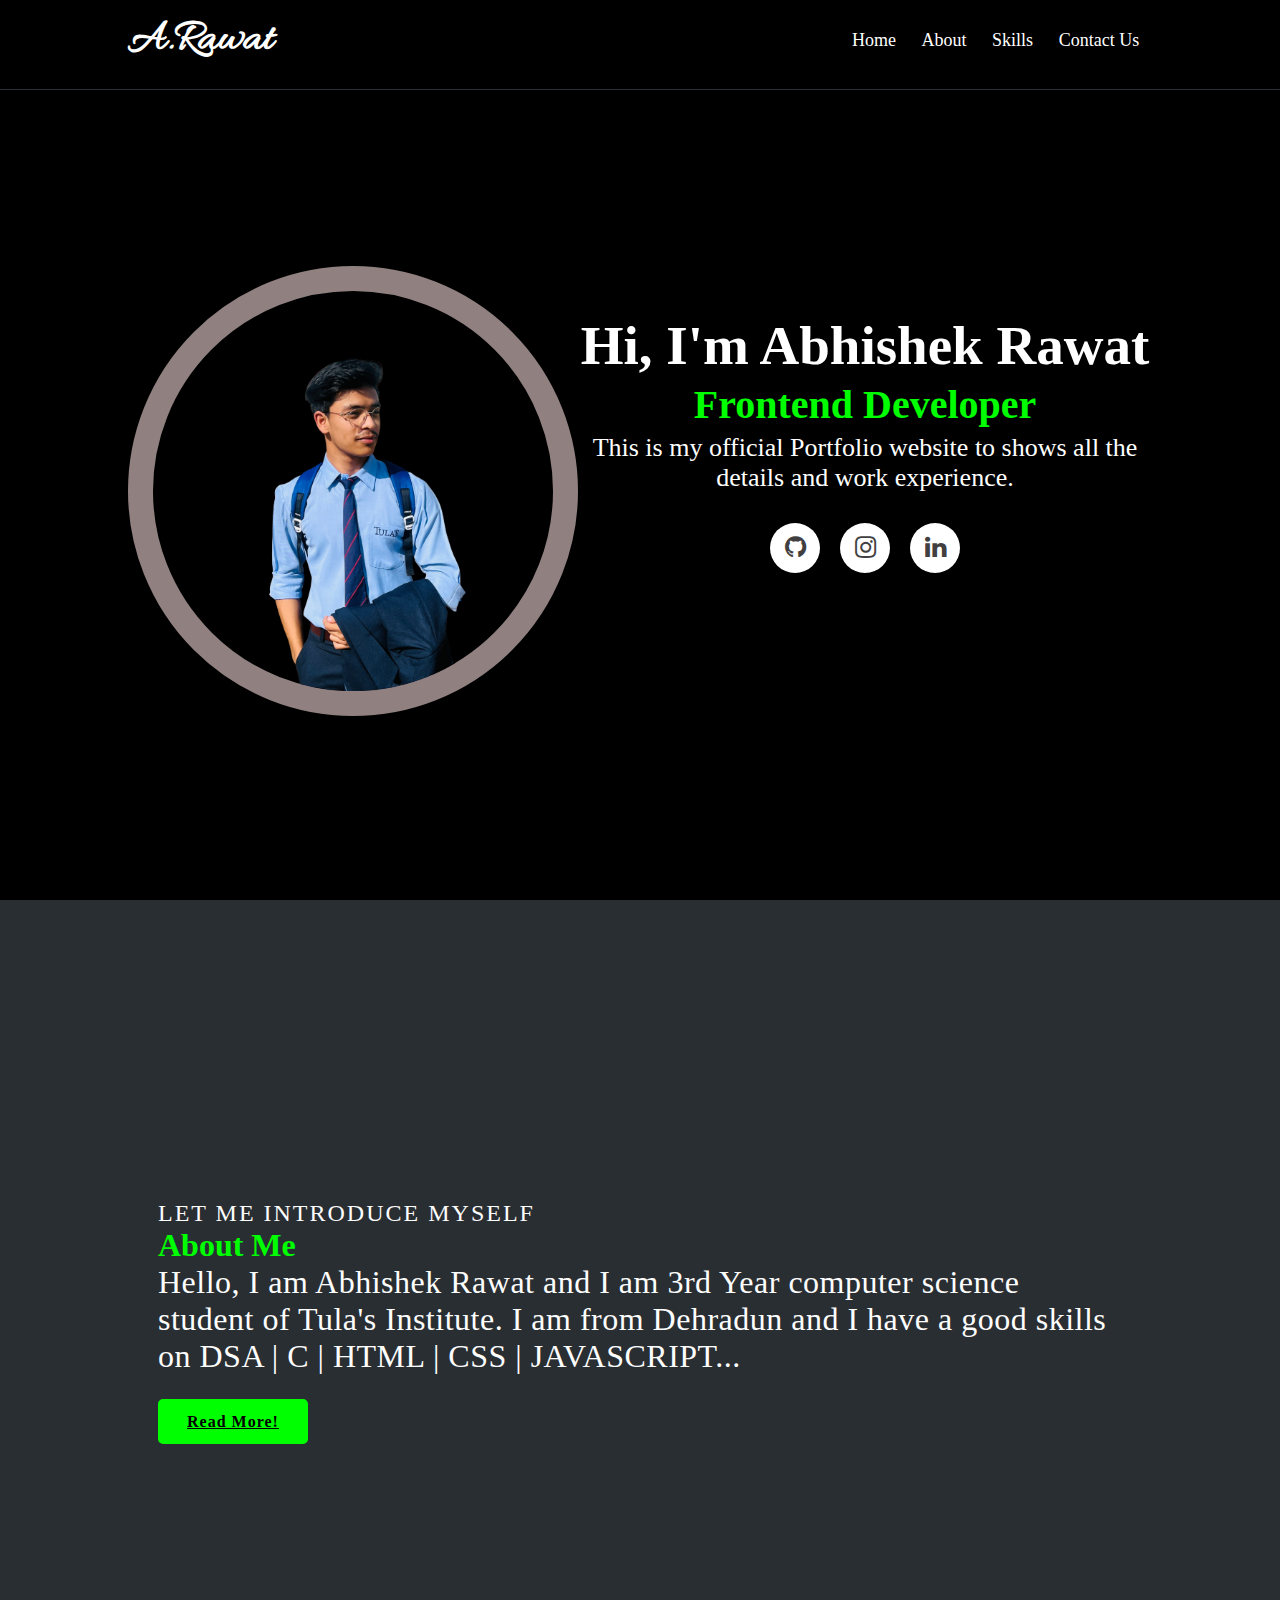
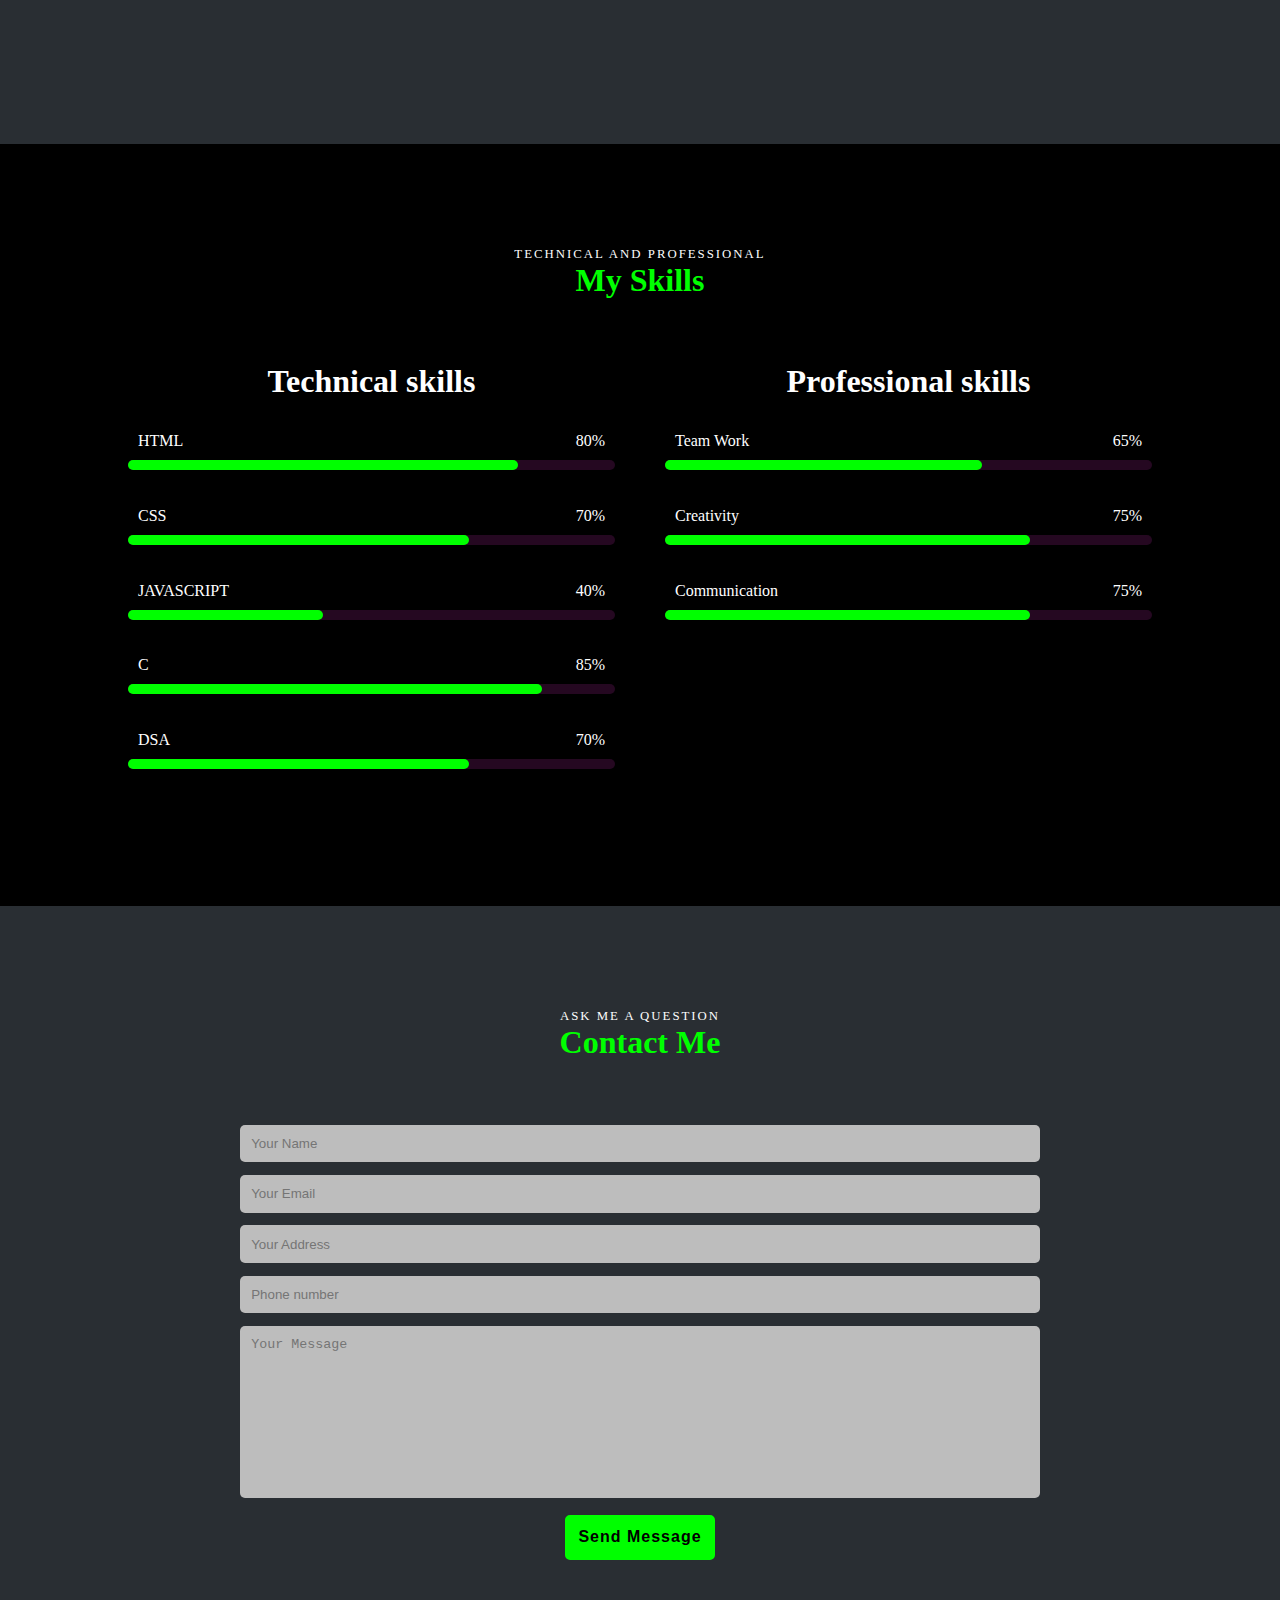
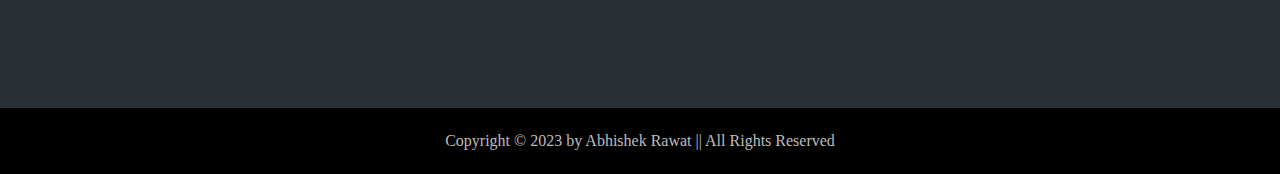
<file: Task-2 Portfolio Website/index.html>
<!DOCTYPE html>
<html lang="en">
<head>
    <meta charset="UTF-8">
    <meta name="viewport" content="width=device-width, initial-scale=1.0">
    <title>Portfolio Website</title>
    <link rel="stylesheet" href="style.css">
    <link rel="stylesheet" href="https://stackpath.bootstrapcdn.com/font-awesome/4.7.0/css/font-awesome.min.css">
</head>
<body>
    <header>
        <div class="head-section">
            <nav>
                <div class="logo">A.Rawat</div>
                <div class="nav-link">
                    <ul>
                        <li><a href="#home">Home</a></li>
                        <li><a href="#about">About</a></li>
                        <li><a href="#skills">Skills</a></li>
                        <li><a href="#contact">Contact Us</a></li>
                    </ul>
                </div>
            </nav>
        </div>
    </header>
    <section id="home" class="home">
        <div class="home-image">
            <img src="IMG_5684-fotor-20230710211930-removebg.png" alt="">
        </div>
        <div class="home-content">
            <h1>Hi, I'm Abhishek Rawat</h1>
            <h3>Frontend Developer</h3>
            <p>This is my official Portfolio website to shows all the details and work experience.</p>
          <div class="social-menu">
            <ul>
                <li><a href="https://github.com/abhirawat03"><i class="fa fa-github"></i></a></li>
                <li><a href="https://www.instagram.com/abhishek_rawat8076/"><i class="fa fa-instagram"></i></a></li>
                <li><a href="linkedin.com/in/abhishek-rawat-6a8b25237"><i class="fa fa-linkedin"></i></a></li>
            </ul>
          </div>
        </div>
    </section>
    <section id="about" class="about">
        <div class="about-content">
            <span>Let me Introduce myself</span>
            <h2>About Me</h2>
            <p>
              Hello, I am Abhishek Rawat and I am 3rd Year computer science student of
              Tula's Institute. I am from Dehradun and I have a good skills on DSA |
              C | HTML | CSS | JAVASCRIPT...
            </p>
            <div class="btn-box">
              <a href="#" class="btn">Read More!</a>
            </div>
          </div>
    </section>
    <section id="skills" class="skills">
        <div class="main-text">
          <span>Technical and Professional</span>
          <h2>My Skills</h2>
        </div>
        <div class="skill-main">
          <div class="skill-left">
            <h3>Technical skills</h3>
            <div class="skill-bar">
              <div class="info">
                <p>HTML</p>
                <p>80%</p>
              </div>
              <div class="bar">
                <span class="html"></span>
              </div>
            </div>
            <div class="skill-bar">
              <div class="info">
                <p>CSS</p>
                <p>70%</p>
              </div>
              <div class="bar">
                <span class="css"></span>
              </div>
            </div>
            <div class="skill-bar">
              <div class="info">
                <p>JAVASCRIPT</p>
                <p>40%</p>
              </div>
              <div class="bar">
                <span class="javascript"></span>
              </div>
            </div>
            <div class="skill-bar">
              <div class="info">
                <p>C</p>
                <p>85%</p>
              </div>
              <div class="bar">
                <span class="c"></span>
              </div>
            </div>
            <div class="skill-bar">
              <div class="info">
                <p>DSA</p>
                <p>70%</p>
              </div>
              <div class="bar">
                <span class="dsa"></span>
              </div>
            </div>
          </div>
          <div class="skill-right">
            <h3>Professional skills</h3>
            <div class="skill-bar">
              <div class="info">
                <p>Team Work</p>
                <p>65%</p>
              </div>
              <div class="bar">
                <span class="team-work"></span>
              </div>
            </div>
            <div class="skill-bar">
              <div class="info">
                <p>Creativity</p>
                <p>75%</p>
              </div>
              <div class="bar">
                <span class="creativity"></span>
              </div>
            </div>
            <div class="skill-bar">
              <div class="info">
                <p>Communication</p>
                <p>75%</p>
              </div>
              <div class="bar">
                <span class="communication"></span>
              </div>
            </div>
          </div>
        </div>
      </section>
      <section id="contact" class="contact">
        <div class="main-text">
          <span>ask me a question</span>
          <h2>Contact Me</h2>
        </div>
        <form action="#" name="submit-to-google-sheet">
          <input type="text" name="Name" placeholder="Your Name" required />
          <input type="text" name="Email" placeholder="Your Email" required />
          <input type="text" name="Address" placeholder="Your Address" required />
          <input
            type="number"
            name="Phone Number"
            placeholder="Phone number"
            required
          />
          <textarea
            name="Message"
            id=""
            cols="30"
            rows="10"
            placeholder="Your Message"
          ></textarea>
          <div class="btn-box formbtn">
            <button type="submit" class="btn">Send Message</button>
          </div>
        </form>
        <span id="msg"></span>
      </section>
    <footer>
        <p>Copyright &copy; 2023 by Abhishek Rawat || All Rights Reserved</p>
    </footer>
</body>
</html>
</file>
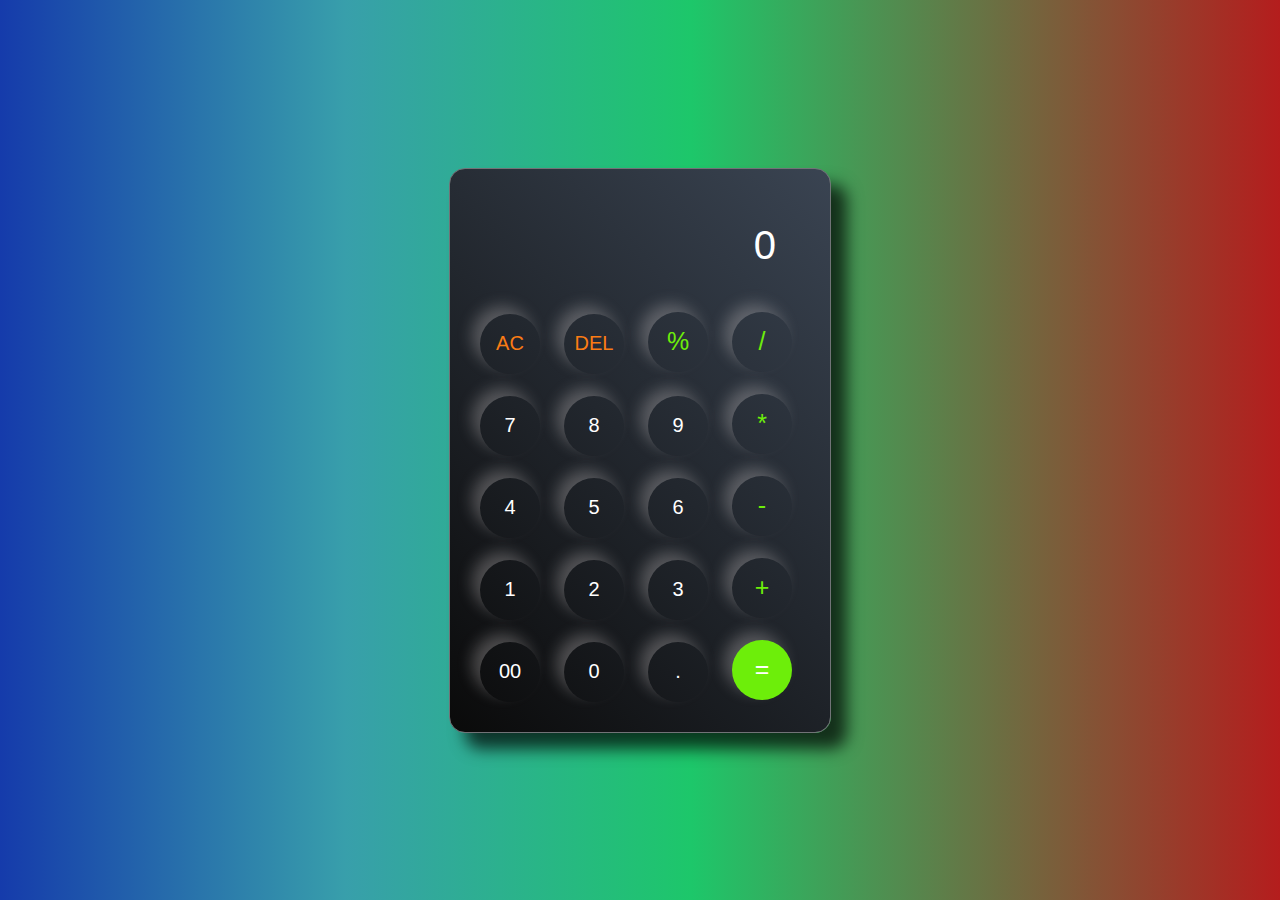
<file: Task-3 Calculator/index.html>
<!DOCTYPE html>
<html lang="en">
<head>
    <meta charset="UTF-8">
    <meta name="viewport" content="width=device-width, initial-scale=1.0">
    <title>Calculator</title>
    <link rel="stylesheet" href="style.css">
</head>
<body>
    <div class="container">
        <input type="text" placeholder="0" id="inputBox">
        <div>
            <button class="button clear">AC</button>
            <button class="button clear">DEL</button>
            <button class="button operator">%</button>
            <button class="button operator">/</button>
        </div>
        <div>
            <button class="button">7</button>
            <button class="button">8</button>
            <button class="button">9</button>
            <button class="button operator">*</button>
        </div>
        <div>
            <button class="button">4</button>
            <button class="button">5</button>
            <button class="button">6</button>
            <button class="button operator">-</button>
        </div>
        <div>
            <button class="button">1</button>
            <button class="button">2</button>
            <button class="button">3</button>
            <button class="button operator">+</button>
        </div>
        <div>
            <button class="button">00</button>
            <button class="button">0</button>
            <button class="button">.</button>
            <button class="button equal">=</button>
        </div>
    </div>
    <script src="script.js"></script>
</body>
</html>
</file>
<file: Task-2 Portfolio Website/style.css>
@import url('https://fonts.googleapis.com/css2?family=Allura&display=swap');
*{
    margin: 0px;
    padding: 0px;
    box-sizing: border-box;
    scroll-behavior: smooth;
}
:root {
    --text-color: #f5f5f5;
    --hover-color: #2ee16d;
    --bg-color: #250821;
    --secon-bg-color: #292e33;
    --big-font: 2.5rem;
    --norma-font: 2rem;
    --neon-box-shadow: 0 0 .5rem #2ee16d;
    --h2-font: 3rem;
}
::-webkit-scrollbar {
    height: 0;
    width: .5rem;
}

::-webkit-scrollbar-track {
    background: var(--secon-bg-color);
}

::-webkit-scrollbar-thumb {
    background: #00FF00;
    border-radius: 5rem;
}
body{
    background-color: rgb(0, 0, 0);
    color:white;
}
header{
    position: fixed;
    width: 100%;
    z-index: 1000;
    height: 10vh;
    color: white;
    background-color: black;
    padding: 12px 10%;
    border-bottom: 1px solid var(--secon-bg-color);
}
nav{
    display: flex;
    justify-content: space-between;
    align-items: center;
}
.logo{
    font-size: 5vh;
    font-family: 'Allura', cursive;
    font-weight: bolder;
}
.nav-link ul{
    display: flex;
    align-items:center ;
    list-style: none;
    font-size: 18px;
}
.nav-link ul li a{
    text-decoration: none;
    color: white;
    margin: 1vw;
}

/* li a.active {
    background-color: #04AA6D;
    color: white;
  } */
li a.active{
    color:  #2ee16d;
    text-shadow:  0 0 10px rgba(18, 255, 117, 0.6),
    0 0 20px rgba(18, 255, 117, 0.6),
    0 0 30px rgba(18, 255, 117, 0.6),
    0 0 40px rgba(18, 255, 117, 0.6),
    0 0 80px rgba(18, 255, 117, 0.6),
    0 0 100px rgba(18, 255, 117, 0.6),
    0 0 150px rgba(18, 255, 117, 0.6);
} 
li a:hover:not(.active) {
    background-color: #555;
    color: white;
  }

section {
    padding: 100px 10%;
}
.home{
    display: flex;
    justify-content: space-between;
    align-items: center;
    min-height: 100vh;
    height: 100%;
    width: 100%;
}
.home-image{
    margin-top: 8%;
    width: 450px;
    height: 450px;
    border-radius: 50%;
    border: 25px solid rgb(144, 128, 128);
}
.home-image img{
    max-width: 400px;
}
.home-content{
    color: white;
    max-width: 600px;
    text-align:center;
}
.home-content h1{
    font-size: 55px;
    line-height: 1.2;   
}
.home-content h3{
    font-size: 40px;
    color:#00FF00;
    padding: 2px;
    line-height: 1.2;;
}
.home-content p{
    font-size: 26px;
    padding: 2px;
}
.social-menu ul {
    display: flex;
    justify-content: center;
    margin-top: 5%;
}
.social-menu ul li {
    list-style: none;
    margin: 0 10px;
    padding-bottom: 14px;
}
.social-menu ul li .fa {
    color: #413f3f;
    font-size: 25px;
    line-height: 50px;
    transition: 0.5s;
}
.social-menu ul li .fa:hover {
    color: #ffffff;
}
.social-menu ul li a {
    display: block;
    width: 50px;
    border-radius: 50%;
    background-color: white;
    text-align: center;
    transition: 0.5s;
    box-shadow: 0px 7px 5px rgba(0, 0, 0, 0.5);
}
.social-menu ul li a:hover {
    transform: rotate(0deg) skew(0deg) translate(0px,15px);
}
.social-menu ul li:nth-child(1) a:hover {
    background-color: rgb(40, 38, 38);
}
.social-menu ul li:nth-child(2) a:hover {
    background-color: #e4405f;
}
.social-menu ul li:nth-child(3) a:hover {
    background-color: #0077B5;
}
.about {
    display: flex;
    justify-content: center;
    align-items: center;
    grid-gap: 2em;
    background: var(--secon-bg-color);
    padding-top: 270px;
    padding-bottom: 270px;
}
.about-content{
    margin: 30px;
}
.about-content span {
    color: #fdfdfd;
    font-size: 1.5rem;
    font-weight: 200;
    text-transform: uppercase;
    letter-spacing: 2px;
}

.about-content h2 {
    color:#00FF00;
    font-weight: 700;
    font-size: var(--norma-font);
}

.about-content p {
    color: #fdfdfd;
    font-weight: 300;
    font-size: 2rem;
    letter-spacing: .5px;
    margin-bottom: 1.5rem;
}
.btn-box {
    display: flex;
    justify-content: space-between;
    width: 320px;
    height: 45px;
}

.btn-box .btn {
    display: inline-flex;
    justify-content: center;
    align-items: center;
    height: 100%;
    width: 150px;
    background: #00FF00;
    color: black;
    font-size: 1rem;
    letter-spacing: 1px;
    font-weight: 600;
    transition: .6s;
    border-radius: 5px;
    position: relative;
    overflow: hidden;
    z-index: 1;
    border: 2px solid #00FF00;
}

.btn:hover {
    color: #00FF00;
}

.btn::before {
    content: "";
    position: absolute;
    top: 0;
    left: 0;
    background: var(--bg-color);
    width: 0;
    height: 100%;
    z-index: -1;
    transform: .4s;
}

.btn:hover::before {
    width: 100%;
}
.main-text {
    text-align: center;
    width: 100%;
    margin-bottom: 4rem;
    color: #00FF00;
}

.main-text h2 {
    font-size: var(--norma-font);
    font-weight: 700;
}

.main-text span {
    color: #fdfdfd;
    text-transform: uppercase;
    font-size: .8rem;
    font-weight: 200;
    letter-spacing: 2px;
}
.skills {
    background: black;
}

.skill-main {
    width: 100%;
    display: grid;
    grid-template-columns: repeat(2, 1fr);
    grid-row-gap: 30px;
    grid-column-gap: 50px;
}

.skill-bar {
    margin-bottom: 2.3rem;
}

.skill-main h3 {
    margin-bottom: 2rem;
    font-size: var(--norma-font);
    text-align: center;
}

.skill-left .skill-bar .info {
    display: flex;
    justify-content: space-between;
    align-items: center;
    padding: 0 10px;
}

.skill-left .skill-bar .bar {
    width: 100%;
    height: 10px;
    background: var(--bg-color);
    border-radius: 25px;
    margin-top: 10px;
    position: relative;
}

.skill-bar .bar span {
    left: 0;
    width: 50%;
    height: 100%;
    position: absolute;
    background: #00FF00;
    border-radius: 25px;
}

.skill-bar .bar .html {
    width: 80%;
    animation: html 1.5s;
}

.skill-bar .bar .css {
    width: 70%;
    animation: css 2s;
}

.skill-bar .bar .javascript {
    width: 40%;
    animation: javascript 2.5s;
}

.skill-bar .bar .c {
    width: 85%;
    animation: c 4.5s;
}

.skill-bar .bar .dsa {
    width: 70%;
    animation: dsa 5.5s;
}

@keyframes html {
    0% {
        width: 0%;
    }

    100% {
        width: 80%;
    }
}

@keyframes css {
    0% {
        width: 0%;
    }

    100% {
        width: 70%;
    }
}

@keyframes javascript {
    0% {
        width: 0%;
    }

    100% {
        width: 40%;
    }
}

@keyframes c {
    0% {
        width: 0%;
    }

    100% {
        width: 85%;
    }
}

@keyframes dsa {
    0% {
        width: 0%;
    }

    100% {
        width: 70%;
    }
}

.skill-right .skill-bar .info {
    display: flex;
    justify-content: space-between;
    align-items: center;
    padding: 0 10px;
}

.skill-right .skill-bar .bar {
    width: 100%;
    height: 10px;
    background: var(--bg-color);
    border-radius: 25px;
    margin-top: 10px;
    position: relative;
}

.skill-right .bar span {
    left: 0;
    width: 50%;
    height: 100%;
    position: absolute;
    background: #00FF00;
    border-radius: 25px;
}

.skill-bar .bar .team-work {
    width: 65%;
    animation: team-work 1.5s;
}

.skill-bar .bar .creativity {
    width: 75%;
    animation: creativity 2s;
}

.skill-bar .bar .communication {
    width: 75%;
    animation: communication 2.5s;
}

@keyframes team-work {
    0% {
        width: 0%;
    }

    100% {
        width: 65%;
    }
}

@keyframes creativity {
    0% {
        width: 0%;
    }

    100% {
        width: 75%;
    }
}

@keyframes communication {
    0% {
        width: 0%;
    }

    100% {
        width: 75%;
    }
}
.contact {
    background: var(--secon-bg-color);
    width: 100%;
}

.contact form {
    text-align: center;
    margin: 1rem auto;
    margin-bottom: 3rem;
    max-width: 50rem;
}

.contact form input,
.contact form textarea {
    width: 100%;
    color: black;
    background:#bdbdbd;
    border: none;
    border-radius: 5px;
    margin-bottom: .8rem;
    padding: .7rem;
}

.contact form textarea {
    resize: none;
}

.formbtn {
    display: flex;
    justify-content: center;
    width: 100%;
}

.formbtn .btn {
    cursor: pointer;
    font-size: 1rem;
}
footer {
    display: flex;
    justify-content: center;
    align-items: center;
    padding: 1.5rem 10%;
}

footer p {
    color: #bdbdbd;
}
@media(max-width:991px) {

    header {
        padding: 15px 5%;
    }

    footer {
        padding: 15px 5%;
    }

    section {
        padding: 50px 5%;
    }

    .nav-link ul li a {
        padding: 5px 2px;
    }

    .home-content {
        margin-top: 5rem;
    }
}

@media(max-width:768px) {

    header{
        height: 20vh;
    }
    .home {
        flex-direction: column;
    }
    .home-image{
        margin-top: 20vh;
    }

    .about {
        flex-direction: column-reverse;
    }

    .skill-main {
        grid-template-columns: 1fr;
    }

    footer p {
        font-size: .9rem;
    }
    nav{
        flex-direction: column;
    }
    .logo{
        justify-content: center;
        margin: 12px 0  ;
    }
    nav ul{
        justify-content: center;
        height: 34px;
    }
}

@media(max-width:420px) {
    html {
        font-size: 80%;
        margin-right: -00px;
    }

    .about {
        padding-left: 80px;
    }

    footer p {
        font-size: .6rem;
    }
}
</file>
<file: Task-3 Calculator/style.css>
*{
    margin: 0;
    padding: 0;
    box-sizing: border-box;
}
body{
    width: 100%;
    height: 100vh;
    display: flex;
    justify-content: center;
    align-items: center;
    background: rgb(21,59,171);
    background: linear-gradient(90deg, rgba(21,59,171,1) 0%, rgba(56,159,171,1) 27%, rgba(29,199,106,1) 54%, rgba(180,29,29,1) 100%);
}
.container{
    border: 1px solid #717377;
    padding: 20px;
    border-radius: 16px;
    background: linear-gradient(45deg, #0a0a0a, #3a4452);
    box-shadow: 1em 1em 1em rgba(0, 0, 0, 0.7);
}
input{
    width: 320px;
    border: none;
    outline: none;
    padding: 24px;
    margin: 10px;
    background: transparent;
    font-size: 40px;
    box-shadow: 0px 3px 15px rgbs(84,84,84,0.1);
    text-align: right;
    cursor: pointer;
    color: #ffffff;
}
input::placeholder{
    color: #ffffff;
}
button{
    border: none;
    width:60px;
    height: 60px;
    margin: 10px;
    border-radius: 50%;
    background: transparent;
    color: #ffffff;
    outline: none;
    font-size: 20px;
    box-shadow: -8px -8px 15px rgba(214, 210, 210, 0.3);
    cursor: pointer;
}
button:active{
    transform: scale(0.90);
}
.clear{
    color: #fb7c14;
}
.operator{
    color: #6dee0a;
    font-size: 25px;
}
.equal{
    background-color: #6dee0a;
    font-size: 25px;
}
</file>
